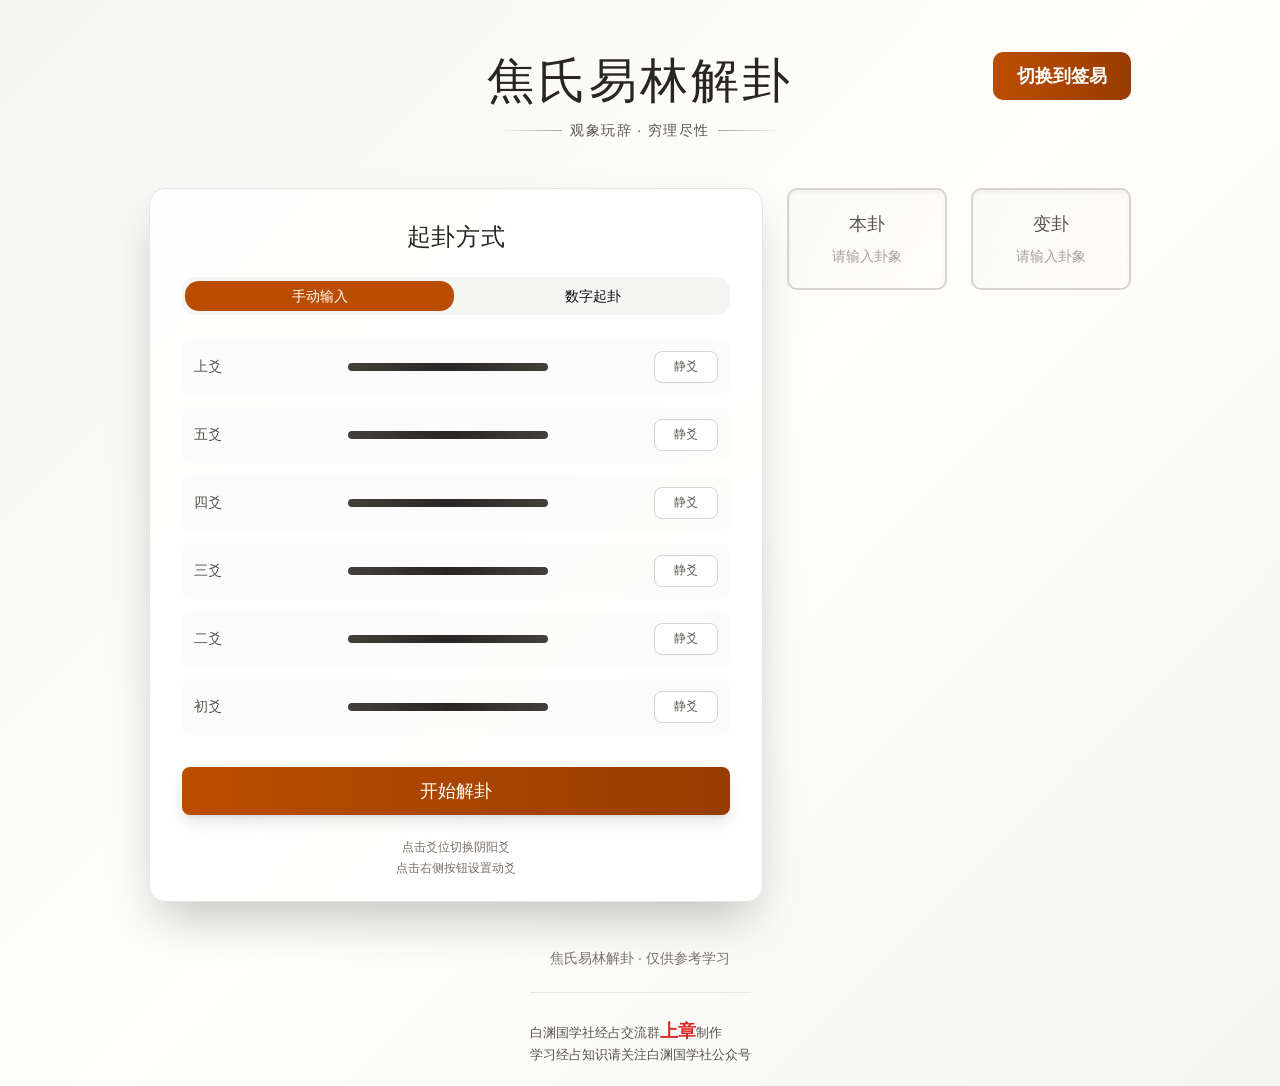
<file: 易林网站/index.html>
<!DOCTYPE html>
<html lang="zh-CN">
<head>
    <meta charset="UTF-8">
    <meta name="viewport" content="width=device-width, initial-scale=1.0">
    <title>焦氏易林解卦</title>
    <link rel="stylesheet" href="style.css">
</head>
<body>
    <div class="container">
        <header class="header">
            <a href="QianYi.html" class="qianyi-btn">切换到签易</a>
            <h1>焦氏易林解卦</h1>
            <div class="divider">
                <span class="line"></span>
                <span class="subtitle">观象玩辞 · 穷理尽性</span>
                <span class="line"></span>
            </div>
        </header>

        <main class="main-content">
            <div class="input-section">
                <h2>起卦方式</h2>
                <div class="tab-list">
                    <button class="tab active" data-tab="manual">手动输入</button>
                    <button class="tab" data-tab="number">数字起卦</button>
                </div>

                <div id="manual-tab" class="tab-content active">
                    <div class="yao-list">
                        <div class="yao-item" data-position="0">
                            <span class="yao-label">上爻</span>
                            <div class="yao-line" data-type="yang"></div>
                            <button class="yao-btn">静爻</button>
                        </div>
                        <div class="yao-item" data-position="1">
                            <span class="yao-label">五爻</span>
                            <div class="yao-line" data-type="yang"></div>
                            <button class="yao-btn">静爻</button>
                        </div>
                        <div class="yao-item" data-position="2">
                            <span class="yao-label">四爻</span>
                            <div class="yao-line" data-type="yang"></div>
                            <button class="yao-btn">静爻</button>
                        </div>
                        <div class="yao-item" data-position="3">
                            <span class="yao-label">三爻</span>
                            <div class="yao-line" data-type="yang"></div>
                            <button class="yao-btn">静爻</button>
                        </div>
                        <div class="yao-item" data-position="4">
                            <span class="yao-label">二爻</span>
                            <div class="yao-line" data-type="yang"></div>
                            <button class="yao-btn">静爻</button>
                        </div>
                        <div class="yao-item" data-position="5">
                            <span class="yao-label">初爻</span>
                            <div class="yao-line" data-type="yang"></div>
                            <button class="yao-btn">静爻</button>
                        </div>
                    </div>
                    <button id="divine-btn" class="divine-btn">开始解卦</button>
                    <div class="tips">
                        <p>点击爻位切换阴阳爻</p>
                        <p>点击右侧按钮设置动爻</p>
                    </div>
                </div>

                <div id="number-tab" class="tab-content">
                    <div class="number-inputs">
                        <div class="input-group">
                            <label>本卦数字</label>
                            <input type="number" id="num1" placeholder="请输入">
                        </div>
                        <div class="input-group">
                            <label>变卦数字</label>
                            <input type="number" id="num2" placeholder="请输入">
                        </div>
                    </div>
                    <button id="divine-number-btn" class="divine-btn">开始解卦</button>
                </div>
            </div>

            <div class="result-section">
                <div class="gua-display">
                    <h3>本卦</h3>
                    <p id="original-gua">请输入卦象</p>
                </div>
                <div class="gua-display">
                    <h3>变卦</h3>
                    <p id="changed-gua">请输入卦象</p>
                </div>
            </div>
        </main>

        <div id="result-panel" class="result-panel hidden">
            <div class="result-content">
                <button id="close-result" class="close-btn">&times;</button>
                <h2>解卦结果</h2>
                <div class="gua-names">
                    <span id="result-original">本卦</span>
                    <span class="arrow">→</span>
                    <span id="result-changed">变卦</span>
                </div>
                <div class="ci-section">
                    <h3>卦辞</h3>
                    <p id="gua-ci"></p>
                </div>
                <div class="translation-section">
                    <h3>译文</h3>
                    <p id="gua-translation"></p>
                </div>
            </div>
        </div>

        <footer class="footer">
            <p>焦氏易林解卦 · 仅供参考学习</p>
            <div class="anti-counterfeit">
                <div class="anti-counterfeit-text">
                    <p>白渊国学社经占交流群<span class="highlight">上章</span>制作</p>
                    <p>学习经占知识请关注白渊国学社公众号</p>
                </div>
            </div>
        </footer>
    </div>

    <script src="script.js"></script>
</body>
</html>
</file>
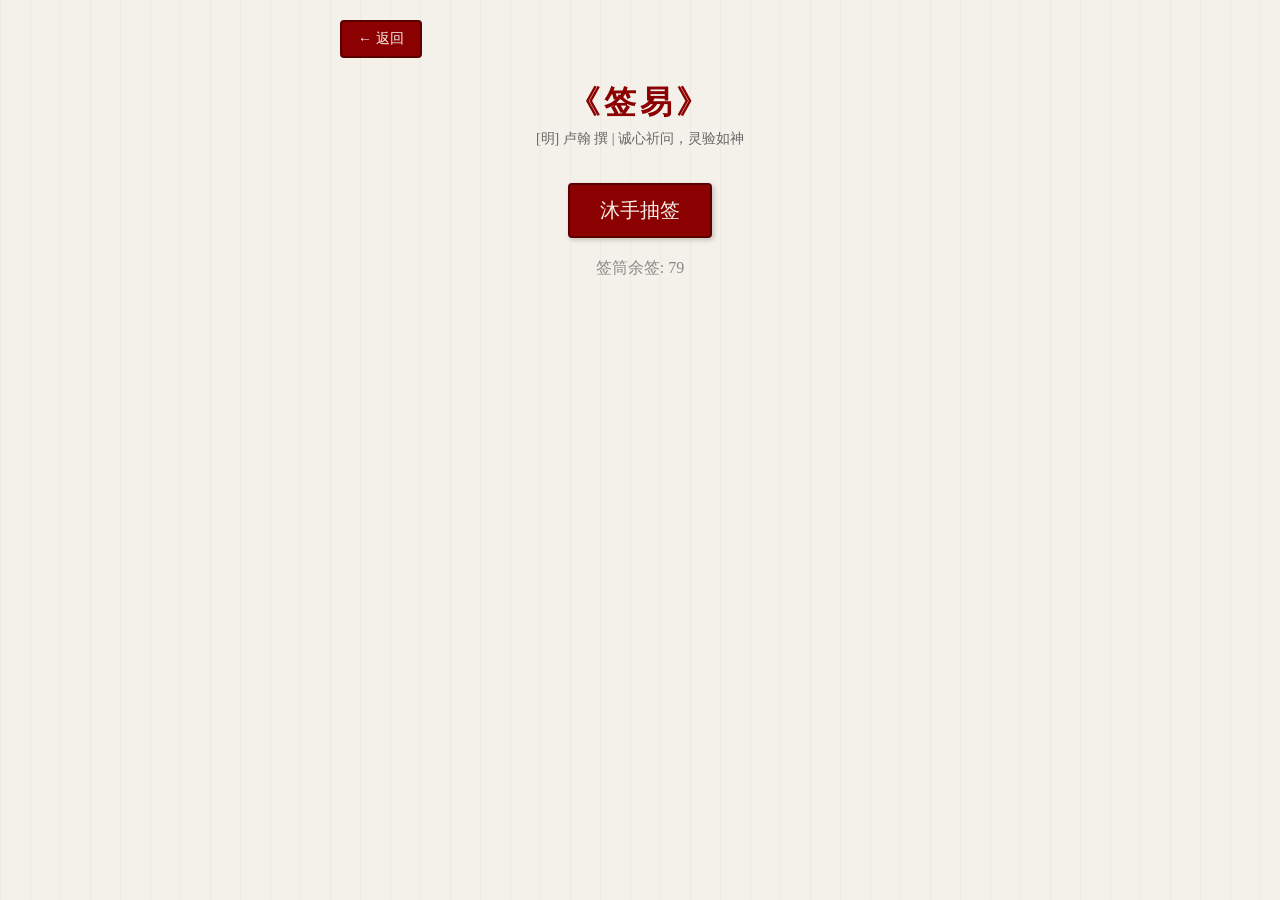
<file: 易林网站/QianYi.html>
<!DOCTYPE html>
<html lang="zh-CN">

<head>
    <meta charset="UTF-8">
    <meta name="viewport" content="width=device-width, initial-scale=1.0">
    <title>《签易》古法抽签</title>
    <style>
        body {
            font-family: "KaiTi", "STKaiti", "楷体", serif;
            background-color: #f4f1ea;
            color: #333;
            text-align: center;
            padding: 20px;
            margin: 0;
            background-image: linear-gradient(90deg, rgba(200, 180, 150, 0.1) 1px, transparent 1px);
            background-size: 30px 30px;
        }

        .container {
            max-width: 600px;
            margin: 0 auto;
            padding-top: 40px;
            position: relative;
        }

        .back-btn {
            position: absolute;
            top: 0;
            left: 0;
            padding: 8px 16px;
            background-color: #8b0000;
            color: #f4f1ea;
            text-decoration: none;
            border-radius: 4px;
            font-size: 14px;
            transition: all 0.3s;
            border: 2px solid #5a0000;
        }

        .back-btn:hover {
            background-color: #a52a2a;
            transform: translateY(-1px);
        }

        h1 {
            color: #8b0000;
            /* 古典红 */
            letter-spacing: 4px;
            margin-bottom: 5px;
        }

        .subtitle {
            color: #666;
            font-size: 14px;
            margin-bottom: 30px;
        }

        button {
            padding: 12px 30px;
            font-size: 20px;
            color: #f4f1ea;
            background-color: #8b0000;
            border: 2px solid #5a0000;
            border-radius: 4px;
            cursor: pointer;
            font-family: inherit;
            transition: all 0.3s;
            box-shadow: 2px 2px 5px rgba(0, 0, 0, 0.2);
            margin: 5px;
        }

        button:hover {
            background-color: #a52a2a;
        }

        button:disabled {
            background-color: #ccc;
            border-color: #999;
            color: #666;
            cursor: not-allowed;
            box-shadow: none;
        }

        .btn-outline {
            background-color: transparent;
            color: #8b0000;
            border-color: #8b0000;
        }

        .btn-outline:hover {
            background-color: #fce8e8;
        }

        #counter {
            margin-top: 15px;
            color: #888;
            font-size: 16px;
        }

        /* 签文展示卡片 */
        #resultCard {
            display: none;
            /* 初始隐藏 */
            background: #fffdf8;
            border: 3px double #8b0000;
            padding: 25px;
            margin-top: 30px;
            border-radius: 8px;
            text-align: left;
            box-shadow: 0 4px 15px rgba(139, 0, 0, 0.1);
            animation: fadeIn 0.5s ease-in-out;
        }

        @keyframes fadeIn {
            from {
                opacity: 0;
                transform: translateY(-10px);
            }

            to {
                opacity: 1;
                transform: translateY(0);
            }
        }

        .lot-header {
            text-align: center;
            border-bottom: 1px solid #dcbfa5;
            padding-bottom: 15px;
            margin-bottom: 15px;
        }

        .lot-id {
            font-size: 18px;
            color: #666;
        }

        .lot-name {
            font-size: 32px;
            color: #8b0000;
            font-weight: bold;
            margin: 10px 0;
        }

        .lot-category {
            display: inline-block;
            background-color: #8b0000;
            color: white;
            padding: 2px 8px;
            border-radius: 12px;
            font-size: 14px;
        }

        .lot-main-text {
            font-size: 24px;
            font-weight: bold;
            color: #222;
            text-align: center;
            margin: 20px 0;
            line-height: 1.5;
        }

        .lot-detail {
            font-size: 18px;
            line-height: 1.8;
            color: #444;
            margin-bottom: 12px;
            text-align: justify;
        }

        .lot-detail strong {
            color: #8b0000;
        }
    </style>
</head>

<body>

    <div class="container">
        <a href="index.html" class="back-btn">← 返回</a>
        <h1>《签易》</h1>
        <div class="subtitle">[明] 卢翰 撰 | 诚心祈问，灵验如神</div>

        <button id="drawBtn" onclick="drawLot()">沐手抽签</button>
        <button id="resetBtn" class="btn-outline" onclick="resetLots()" style="display:none;">重新洗牌</button>
        <div id="counter">签筒余签: 79</div>

        <div id="resultCard">
            <div class="lot-header">
                <div class="lot-id" id="lotId">第 -- 签</div>
                <div class="lot-name" id="lotName">签名</div>
                <div class="lot-category" id="lotCategory">分类</div>
            </div>
            <div class="lot-main-text" id="lotText">签辞内容</div>
            <div class="lot-detail" id="lotZan"><strong>【赞曰】</strong> <span></span></div>
            <div class="lot-detail" id="lotShi"><strong>【释曰】</strong> <span></span></div>
            <div class="lot-detail" id="lotZhui"><strong>【赘曰】</strong> <span></span></div>
        </div>
    </div>

    <script>
        const originalData = [-
            {
                "id": 1,
                "name": "太极",
                "circles": 1,
                "category": "太极",
                "text": "我无以生有，我一以贯万，而其体不变。",
                "zan": "无以生有，虚能应也；一以贯万，寡能众也。而体不变，分则定也。",
                "shi": "得此签者，能于无中生有，以一身而巧于百为，然于我之本体未便加损。变动也。孟子曰：君子所性，虽太行不加焉，穷居不损焉，分定故也。",
                "zhui": "唾手功名，空拳财利。骋同辙于殊途，推一智于百虑。事能异形，分有定制。故张良以布衣成炎汉之功，无嫌友于赤松；范蠡以扁舟起陶朱之富，不惜致之亲故。"
            },
            {
                "id": 2,
                "name": "阳仪",
                "circles": 1,
                "category": "两仪",
                "text": "不生而能生天下之生，得其助则生。",
                "zan": "不生能生，体则备也。得助则生，求其配也。",
                "shi": "阳虽主生，然独阳亦不生也，在我固有其具矣，必得阴柔辅之，斯济其事。有德者不可以无邻也。为学须友，仕进须援，求利须伙，独力固无效也。",
                "zhui": "声色不动，措天下泰山之安，必有资于辅翊；戎马不亲，决胜负千里之外，不无藉于爪牙。故虽无为而治之虞，亦须臣五人以任众职。其夫能怯而勇之汉，未免资群策以靖中华。"
            },
            {
                "id": 3,
                "name": "阴仪",
                "circles": 0,
                "category": "两仪",
                "text": "克成而无所生，克受而无所施，遇其配主，吉。",
                "zan": "克成克受，言能相也。遇其配主，得所倡也。",
                "shi": "阴有辅相之能，而无倡始之道，待倡而和，随感而应，乃其分也。若先事而图，衒玉而售，人将以为怪矣。孔明之于玄德也，得之。",
                "zhui": "妇非不能鞠也，以夫征而莫遂生育之事。舟非不足乘也，以无人而为野渡之横。故孔明有王佐之才，必玄德之三顾乃展。而管仲有生财之智，非鲍叔之知我莫营。"
            },
            {
                "id": 4,
                "name": "少阳",
                "circles": 1,
                "category": "四象",
                "text": "良人得意，正尔婉娈，驾后超前。",
                "zan": "得意婉娈，时方享也。驾后超前，阳上阴也。",
                "shi": "良人，阳也。婉娈，少也。阳道方长，后生可畏，自有驾后超前之势，岂久屈人下者哉？",
                "zhui": "少年登高第，小子有鸿渐之机；结发战丐奴，后生有可畏之势。故宁馨儿方为之兆，已占知跨灶之奇；虎豹雏虽未成文，已窥见食牛之气。"
            },
            {
                "id": 5,
                "name": "太阳",
                "circles": 2,
                "category": "四象",
                "text": "刚则趋靡，张则欲弛，其变不已。",
                "zan": "趋靡欲弛，盛则弱也；其变不已，革则觉也。",
                "shi": "阳老则变，太刚则折，强力则反，理势然也。知持盈者，其庶免矣。",
                "zhui": "既隆而赞，乃惟物理之常经；继废于兴，亦实事机之定势。故百战百胜者，时归骓逝之难；而百发百中者，理存矢拨之弊。"
            },
            {
                "id": 6,
                "name": "少阴",
                "circles": 1,
                "category": "四象",
                "text": "桃之夭夭，灼灼其华。之子于归，宜其室家。",
                "zan": "桃夭灼华，美之稚也。之子宜家，阴阳济也。",
                "shi": "灼灼桃华，少阴之美者，且得以阴从阳之义，故知其于归而宜其室家也。婚姻及时，固无容赘。青年仕进，其吉可知。",
                "zhui": "淑女君子，奠雁及其时，而琴瑟之好以笃；幼学壮行，攀龙适其际，而鱼水之情以契。故士安成玉膝之髻，而阿娇得金屋之贮。"
            },
            {
                "id": 7,
                "name": "太阴",
                "circles": 0,
                "category": "四象",
                "text": "柔欲生劲，静极而动，胡能有定。",
                "zan": "柔欲生劲，衰既盛也；静极而动，退则进也。",
                "shi": "阴老则化，否极泰来，不见隆冬冱寒之际，而默生冬至一阳之机乎？",
                "zhui": "脆弱不可常也，默渐夫坚强之机；翕聚不可终也，因张夫发散之势。故怯于小敌者勇，昆阳大战之功；老于渭滨者盛，太公鹰扬之气。"
            },
            {
                "id": 8,
                "name": "震",
                "circles": 1,
                "category": "八卦",
                "text": "非道之道，君子无蹈。亦既误蹈，悔之则妙。",
                "zan": "君子无蹈，动则之暗也。悔之则妙，见险能判也。",
                "shi": "阳将起于下，而阴晦在前，动则之暗也。以其阳刚能断，故又曰：知悔能改，则不蹈于险矣。",
                "zhui": "视听言动，贵勿非礼，辞受取予，宜无失义。间有少悖于斯，速当反求其是，故能销六国之印者，始不至于败公，而急止轮台之田者，庶免亡秦之绪。"
            },
            {
                "id": 9,
                "name": "坎",
                "circles": 1,
                "category": "八卦",
                "text": "以汶汶而困乎惺惺，不免乎致之乎泥之中。",
                "zan": "困乎惺惺，阳不免也。致之于泥，为阴掩也。",
                "shi": "惺惺者，阳明也；汶汶者，阴暗也。阳明者反为阴暗所困，是致之泥中而不免也。淮阴不智于恶少乎？",
                "zhui": "智不在大也，苟用之，亦足以困人；贤不可恃也，苟忽焉，亦有时取困。故恶少非智于淮阴，而胯下之辱或行；相国非卑于廷尉，而械系之辱得近。"
            },
            {
                "id": 10,
                "name": "艮",
                "circles": 1,
                "category": "八卦",
                "text": "士止于学，工止于肆，职思其居，无出位，以生多事。",
                "zan": "思止其居，无过分也。出位生事，徒自振也。",
                "shi": "阳道以极，无所往矣。二阴处下，乃其分也，欲往何哉？占者当安静自守，无过动焉，斯可矣。某会庚戌试，得此入。初场毕而病，遂守选，得兖推。",
                "zhui": "事有万殊，理各正也；物有万类，数则定也。于止不知所止，乱厥性也。故尸祝不越樽俎而治庖，夫子不主子瑕而有命。"
            },
            {
                "id": 11,
                "name": "乾",
                "circles": 3,
                "category": "八卦",
                "text": "才无不振，力无不任，所贵和之以退逊。",
                "zan": "才无不振，健足为也；力无不任，强足载也。逊以和之，刚不可太也。",
                "shi": "论其才力，无难堪之事，所少者和缓退逊而已，去骄锐而柔克之，蔑不善矣。",
                "zhui": "大勇虽足以有为，能勇而不能怯则颠。至健虽足以致决，能健而不能顺则偏。故完强秦之壁者趋引车之避褫祖龙之魄者，为进履之谦。"
            },
            {
                "id": 12,
                "name": "巽",
                "circles": 2,
                "category": "八卦",
                "text": "士利于学，农利于耕，友道喜丽泽之相攻。",
                "zan": "士学农耕，与深造也。丽泽相攻，入以道也。",
                "shi": "巽顺而入，为深造之意。故士之于学，农之于耕，得此义则得所利矣。亲贤取友，又在所喜焉。",
                "zhui": "思以入而通，力以入而深，情以入而敦，故惟沈潜者得以优博约之教；其夫助长者无乃蒙卤莽之称，而同德深与者，斯有以收辅仁进德之功。"
            },
            {
                "id": 13,
                "name": "离",
                "circles": 2,
                "category": "八卦",
                "text": "事大夫之贤，友士之仁，因无失可亲之人。",
                "zan": "事贤友仁，善厥丽也。无失可亲，得所比也。",
                "shi": "大夫之贤，以上阳也；士之仁，以下阳也。吾附丽于中，则乐聚于君子之群，所谓因不失其亲者，不亦善乎？",
                "zhui": "日月非丽天，无所用明；草木非丽土，无所遂生。君子非丽，得其人，何以成名。故非其君不事，非其友不友，墨胎氏之所以制行之高，而所师者五人，所友者十一人，单父宰之所以进德之宏。"
            },
            {
                "id": 14,
                "name": "兑",
                "circles": 0,
                "category": "八卦",
                "text": "内宜于家，外宜于邦，我姑酌彼兕觥以翱翔。",
                "zan": "内宜于家，明在中也。外宜于邦，和道通也。酌以翱翔，说且亨也。",
                "shi": "内刚明而外柔顺，阴阳合德者也。用是行之，所谓在彼无恶，在此无𭣧，何亨如之？",
                "zhui": "闺门之中，恩常掩义，非和气不足以致祥；樊墙之外，疏不谋亲，非温恭奚足以得众？故妻子合，兄弟翕，斯父母有其顺之休；而言忠信，行笃敬，虽蛮貊有可行之应。"
            },
            {
                "id": 15,
                "name": "坤",
                "circles": 0,
                "category": "八卦",
                "text": "动罔不裕，行无不利，推之万世，无弊。",
                "zan": "动罔不裕，主夫静也。行无不利，盖言顺也。万世无弊，地德厚也。",
                "shi": "坤，顺而静者也。内主夫静，外顺于理，以此行之，焉往而不善哉？",
                "zhui": "天下之理，本皆顺利，小智之人，务为穿凿，所以失之。故天地以顺动，日月不过而四时不忒；圣人以顺动，刑罚清而民服，而况人之能循理者乎？大哉顺乎，其天下之至善者乎！"
            },
            {
                "id": 16,
                "name": "进阳初",
                "circles": 1,
                "category": "六十四卦-进宫",
                "text": "凤雏肄鸣，豹子泽文，伟哉其禽。",
                "zan": "肄鸣泽文，阳始光也。伟哉其禽，德允臧也。",
                "shi": "凤雏、豹子，阳明有方亨之势，以是而进，将来可卜，占孕当有宁馨儿。",
                "zhui": "朝阳之声，虽未大响于丹山，而喈喈之音早为之微奏；食牛之气，虽未盛著于南谷，而蔚蔚之文预以之稍章。故俎豆干戈之取，已权舆夫将相之具；而蜘蛛如蚕之句，己朕兆夫经纶之方。"
            },
            {
                "id": 17,
                "name": "进阳中",
                "circles": 1,
                "category": "六十四卦-进宫",
                "text": "陟山绝顶，载逢厥岭，于美小梗。",
                "zan": "陟山绝顶，所造大也；厥岭小梗，未所害也。",
                "shi": "既跨一阴，登山顶矣，前复一阴，则逢岭焉，是于所进不无小有梗碍，未为全美也。丙申婿李生小考得此，予谓居一等，而未获首选，果然。",
                "zhui": "造化杂揉，几见取足于物理；世界缺陷，何尝圆满于人情。故颜子之学非不极也，尚一间之未达；李广之功非不高也，犹一侯之未封。"
            },
            {
                "id": 18,
                "name": "进阳上",
                "circles": 1,
                "category": "六十四卦-进宫",
                "text": "登彼重城，复升其楼，邈焉寡俦。",
                "zan": "登城升楼，造则极也。邈焉寡俦，不可及也。",
                "shi": "一阳进于二阴之上，登重城，而复上其楼者，盖莫与之京矣。丙申书考入学得此，遂补增广，取应试。",
                "zhui": "道无终穷，行一步，当虑乎未及一步；学无止法，进一科，当思乎未盈一科。故河伯足秋水而见笑大方；孔子登泰山而遂小天下。"
            },
            {
                "id": 19,
                "name": "进阳纯",
                "circles": 3,
                "category": "六十四卦-进宫",
                "text": "如日之升，如月之恒，如川之方至，无不尔或承。",
                "zan": "日升月恒，明且盛也。无不或承，续厥奉也。",
                "shi": "阳进至此，大明且盛，无有不继承之者矣。君子操心制行，如青天白曰，无一纤阴暗，则福可知。",
                "zhui": "晴日丽空，则大明普照，葵藿亦将为之倾心；见龙在田，则至德昭闻，黔黎宁得已于向化。故仲尼明并日月，而七十子不能不为之景从；世祖高出云霄，而十八侯不能不为之身下。"
            },
            {
                "id": 20,
                "name": "进阴初",
                "circles": 2,
                "category": "六十四卦-进宫",
                "text": "彩凤缤纷，飞入行云，脱此凡尘。",
                "zan": "双凤入云，二阳升也；脱此凡尘，远于阴也。",
                "shi": "双凤，文明之物，飞入行云之上，颖出尘阴之表，其吉可知。阳明君子，为天下瑞物，进而得时，其象如此。趋避有伴，无不可者。",
                "zhui": "德必有邻，拔茅得连茹之伴；公则同升，弹冠成结绶之双。故李郭乘舟，共羡友朋之并美；史萧跨凤，恒思夫妇之联芳。"
            },
            {
                "id": 21,
                "name": "进阴中",
                "circles": 2,
                "category": "六十四卦-进宫",
                "text": "非不悦道，力之不继。事不从心，志不帅气。",
                "zan": "非不悦道，志在上也；事不从心，中未壮也。",
                "shi": "上阳为道，初阳为志，志与道合，所悦则是，中阴累之，则好善不能如好好色，必有挽之于内者矣。亲贤不诚，进学不勇，闻义不能徙，皆所谓自怠也。其有谋为，亦未必决。",
                "zhui": "有大同之志者，每中夺于私情之好；有明道之心者，每交战于计功之私。皆外诱之易移人，而内守之无定力者也。故人少则慕父毋，有妻子则慕妻子。孟子尝不满于世变，入见夫子而悦，出见纷华而悦，子夏亦自嫌于卓立。"
            },
            {
                "id": 22,
                "name": "进阴上",
                "circles": 2,
                "category": "六十四卦-进宫",
                "text": "碧霄翩翩，有凤欲攀，须看他年。",
                "zan": "有凤翩翩，阳咸升也。须看他年，阴未通也。",
                "shi": "一阴在上，象碧霄。二凤翩翩，欲扶摇上之，而尚未达一间。但进升之机，无有穷已，假之以年，则与之齐矣。",
                "zhui": "基非不具也，而时不可以不待；智慧非不昭也，而势不可以不乘。大易因有示于鸿渐，孟子亦致意于科盈。故王阳在位，贡禹当自有弹冠之机；而班生登仙，倪君不必切望舟之隆。"
            },
            {
                "id": 23,
                "name": "进阴纯",
                "circles": 0,
                "category": "六十四卦-进宫",
                "text": "求道于盲，借听于聋，恒营营于冥冥。",
                "zan": "求道于盲，失所亲也。营于冥冥，未有功也。",
                "shi": "知进而不得其所进之方，徒勤事乎阴暗之处，而不知反，犹田于无禽者。孟子所谓椽木求鱼，何功之有？知改图焉，可也。谋事非当。",
                "zhui": "服膺拳拳，非不勉也，恒于夫依善之难；鸡鸣孜孜，非不勤也，每苦于从恶之易。盖进向于高明，则万里昭；进趋于阴晦，则百事昧。故汉谋于藏用之子方，则王业为之斯兴；楚计于无益之范增，伯功为之斯废。"
            },
            {
                "id": 24,
                "name": "退阳初",
                "circles": 1,
                "category": "六十四卦-退宫",
                "text": "几见于先，尘事早捐，龙潜于九渊。",
                "zan": "几见于先，阴在前也。尘事早捐，阳则潜也。",
                "shi": "事势昏昏，已见于前，而我阳潜德于下，是亦能勇退者矣。当止而止，何犯难之有？不独为退隐也。凡事或有可避者，姑避之。",
                "zhui": "言有远，行有拂，己著人事之舛；衣有妖，食有孽，其萌乖𪾜之几。此皆君子所当早见，豫待，退而修省，趋而避之之际也。故卫灵一顾蜚雁，而明日之孔子遂行。琴客一曲捕蝉聆音之蔡邕辄避。"
            },
            {
                "id": 25,
                "name": "退阳中",
                "circles": 1,
                "category": "六十四卦-退宫",
                "text": "考盘在涧，硕人之宽，伟哉平地之仙。",
                "zan": "考盘硕人，宽在中也。平地之仙，遁则亨也。",
                "shi": "阳退得中，若硕人之在涧，成其盘桓之趋，外议不足以千之，伟哉亦不止谓退隐也。能于人事中寻静而乐，不为外物戚戚，亦是。",
                "zhui": "值可乐之时，能行可乐之事，携可乐之具，能寻可乐之地，遁之嘉而处之裕者也。故木石居而鹿豕游，大舜将老历山之田，白云至而明月随，谢安高卧东山之趣。"
            },
            {
                "id": 26,
                "name": "退阳上",
                "circles": 1,
                "category": "六十四卦-退宫",
                "text": "三月残花，落而更开，其惟枯杨之华哉。",
                "zan": "三月残花，时则去也。枯杨之华，过而贲也。",
                "shi": "时已退矣，而一阳复生于上，盖晚景之荣，老当益壮，末后一着之意也。老夫得其女妻，亦是自初至上，其数为三，明而在上为月花，至北为残，阴退于下，而阳明于上，为花落更开，为枯杨生华。枯于下，华于上也。杨据阳言耳。诸词取义皆然，不能尽详。",
                "zhui": "君子或过时而仕，贤女或愆期而行，商贾营末着之利，常人获既没之荣，故太公有八十之遇，杨琰有身后之名。孟光必待梁鸿之选而始聘，季子必待妻嫂之辱而后成。"
            },
            {
                "id": 27,
                "name": "退阳纯",
                "circles": 3,
                "category": "六十四卦-退宫",
                "text": "实亦既张，声亦既飏，无所容于自藏。",
                "zan": "实亦既张，阳乃明也。无容自藏，不可隐也。",
                "shi": "欲退而阳明灼灼，昭人手目，无一阴为我屏蔽，虽欲藏之，乌得而藏？诸善恶皆然。",
                "zhui": "鼓钟于宫，声闻于野，事实有莫掩之机；鹤鸣在阴，其子和之，朕兆有自然之贡。故大舜非不欲终于历野，自不能已玄德之升闻。太公非不欲老于渭滨，自不能遏非熊之入梦。若夫小人闲居为不善，而人之视己，如见其肺肝，可以反推矣。"
            },
            {
                "id": 28,
                "name": "退阴初",
                "circles": 2,
                "category": "六十四卦-退宫",
                "text": "出则光著，入与暗俱，自蔽自弊。",
                "zan": "出则光著，乘阳外也；入与暗俱，从阴坏也。",
                "shi": "得此者，虽当退时，宜进时，不宜退也。",
                "zhui": "月未离于海底，则千山为之俱黑；日才到乎中天，则万国为之咸明。盖徒老牖下者，与草木而俱腐；其周流天下者，与星日而同明。故闭门不纳之人，乃以自没其善；而过门不入之圣，实以自懋其功。"
            },
            {
                "id": 29,
                "name": "退阴中",
                "circles": 2,
                "category": "六十四卦-退宫",
                "text": "叔疑不用，子弟为卿，其分任乎孝忠。",
                "zan": "叔疑不用，本则藏也；子弟为卿，支用彰也。分任孝忠，无相妨也。",
                "shi": "初阳在阴下而隐，上阳在阴上而显，一出一处，相悬而不能以相一也。是有进有退者，眼见其迥别耳。一友读书未成，严教次子，遂致疮疾，得此签数日卒。其子长名曰忠，次名曰孝，其应又如此神哉。",
                "zhui": "日入于地，则月升在天；鱼跃于沼，则鸢飞戾天。盖幽显之相形，而浮沈之相沿，故王阳孝子，王尊忠臣，见仕止之异致；程婴立孤，杵臼死难，别存没之两端。"
            },
            {
                "id": 30,
                "name": "退阴上",
                "circles": 2,
                "category": "六十四卦-退宫",
                "text": "抑之愈扬，遏之愈光，故暗然而日章。",
                "zan": "抑之愈扬，困则亨也；遏之愈光，遁则明也。暗然日章，不外饬而有文也。",
                "shi": "一阴不足以蔽二阳，寸阴不足以为曰之障，虽退犹进也。故曰：不是一番寒彻骨，安得梅花扑鼻香。",
                "zhui": "珠虽藏渊，而泽为之自媚；玉虽蕴石，而山为之自光。盖君子之盛得，固非小人之所能毁之而亡者也。故削迹于卫，伐木于宋，而一贯之道益盛；受辱于胯，进履于圯，而三杰之名益香。"
            },
            {
                "id": 31,
                "name": "退阴纯",
                "circles": 0,
                "category": "六十四卦-退宫",
                "text": "莫赤匪狐，莫黑匪乌，携手同逋。",
                "zan": "赤狐黑乌，时则逆也。携手同逋，言相避也。",
                "shi": "黑窣窣底时节，浑倒倒底世情，古怪怪底物势，不退何待？",
                "zhui": "睹翩翩之小人，而君子当以之退避；值昏昏之时夜，而征夫须为之闭藏。盖阴怪横生，雷雨满盈，非可以有为之时，且无可与之人，亦无可行之路也，焉得而不远去之哉？故五鬼在朝，世则舛矣，而真隐宁不遂乎高蹈。三星在户，时则夜矣，而金吾岂不禁乎行踪。"
            },
            {
                "id": 32,
                "name": "离阳初",
                "circles": 1,
                "category": "六十四卦-离宫",
                "text": "有力如虎，二竖如堵，缺析破斧。",
                "zan": "如虎如堵，两敌并也。缺析破斧，非全胜也。",
                "shi": "一阳欲进，二阴为敌，情意乖离，有不相为谋者矣。阳进之力，虽猛如虎，其如二阴之坚壁何？未能全胜，不无损耳。其玄德之遇曹、孙者乎？",
                "zhui": "以道通天下之志者，斯足以收天下之涣；以强睽天下之情者，秪足以战天下之兵。故拔山盖世，项羽非不猛也，而刘季三杰适逢其会；横槊赋诗，曹操非不雄也，而孔明三义正当其冲。"
            },
            {
                "id": 33,
                "name": "离阳中",
                "circles": 1,
                "category": "六十四卦-离宫",
                "text": "二之壁兮，弗之一兮，心如结兮。",
                "zan": "二壁弗一，势则暌也。心如结兮，中未泰也。",
                "shi": "二之壁兮，二阴为一阳所隔也；心如结兮，阳实在中也。此于欲有所同者，离远而不得合，如天各一方，所以心如结耳。",
                "zhui": "父子以恩合，君臣朋友以义合，夫妻以情合，以至商贾以财利合，仕进以利禄合，淫姣以情意合，事虽异，而其交固之意则一也。故大舜不得于亲，则号泣于旻天，无足以解忧；屈平不得于君，则鸣忠于离骚，不足以泄愤。"
            },
            {
                "id": 34,
                "name": "离阳上",
                "circles": 1,
                "category": "六十四卦-离宫",
                "text": "大军游骑，出太远而无所归止。",
                "zan": "出太远而，纵所之也。无所归止，难制也。",
                "shi": "阳气上之，汗漫无定，二阴不足以系之，盖无所捉摸者，其相离甚矣。",
                "zhui": "火在山上，去其所而不止，大易以之名旅。阳在阴外，动而莫知所之，大造以之为风。盖升降飞扬，未尝止息，庄生所谓野马者欤。故辙环天下，孔子自谓之东西南北之人，而无所问途，庄子乃谓之七圣皆迷之地。"
            },
            {
                "id": 35,
                "name": "离阳纯",
                "circles": 3,
                "category": "六十四卦-离宫",
                "text": "或远或迩，一出一处，心之一矣，无相远矣。",
                "zan": "远近出处，迹则殊也；心之一矣，无相疑也。",
                "shi": "离象三阳，一在下，一在上，一在中，若不相为谋者然。钧是阳也，其理则同焉，固不可以其迹之异，而疑其趣之或相违也。故曰禹稷、颜回同道。",
                "zhui": "以迹而观，天下，若是乎其不一也，固不容以强同；以道而观，天下，若是乎其无二也，亦不可以独异。盖或远或近，或上或下，或出或处者，迹也；无远无近，无上无下，无出无处者，心也。故禹稷、颜子，其道同，则簟瓢胼胝不为殊；曾子、子思其理一，则去越守卫不为异。"
            },
            {
                "id": 36,
                "name": "离阴初",
                "circles": 2,
                "category": "六十四卦-离宫",
                "text": "彼有同心，言相携矣，不我屑以。",
                "zan": "同心相携，阳在彼也。不我之屑，阴无与也。",
                "shi": "二阳好合于外，一阴在此，曾莫顾及，言相离也。盖阳下阴上则相与，阳升阴降则相别，理故然耳。况彼二阳者，又为类之同乎？",
                "zhui": "二阳在外，有相携而动之机；一阴在内，得止而不进之意。道不同，不相为谋；情各属，不能兼济。故范质、王𬇘依于宋，而陈通之节不恤；李膺、杜密党于汉，而度辽之耻不与。"
            },
            {
                "id": 37,
                "name": "离阴中",
                "circles": 2,
                "category": "六十四卦-离宫",
                "text": "家楚身蜀，天各一方，利于远商。",
                "zan": "家楚身蜀，势之二也。利于远商，义则会也。",
                "shi": "外阳以内阳为家，一阴间之而不得合，是以主利之故，而势不得不二也。故远商可矣，求知己，利于远人。",
                "zhui": "阳主动，阴主利，今阳动于内而之外，以中心主利之故也。离家园，涉千里而趋利者，惟商贾为然。故居奇货而入西秦，古有见于阳翟之大贾；驾扁舟而游五湖，今咸知东越之陶朱。"
            },
            {
                "id": 38,
                "name": "离阴上",
                "circles": 2,
                "category": "六十四卦-离宫",
                "text": "此邦之人，不我肯榖，复我邦族。",
                "zan": "此邦不榖，阴失位也。复我邦族，还厥旧也。",
                "shi": "阴本在下之物，而索居于外，则处非其地，宜其邦人之不相善也。不如复旧居正，乃为得宜。此不宜离者，黄鸟之诗曰：此邦之人，不我肯榖。言旋言归，复我邦族。谷，善也。言此邦之人不相善于我，不如早归也。",
                "zhui": "鱼不可脱于渊，脱于渊而不返，则涸于辙矣。井灶不可语于海，语于海而不复，则拘于虚矣。故附凤翼、攀龙鳞，终不能系其离坟墓之情。而厌富贵，衣文绣，终不能己其归故乡之志。"
            },
            {
                "id": 39,
                "name": "离阴纯",
                "circles": 0,
                "category": "六十四卦-离宫",
                "text": "散尽白云，青山自存，守我本真。",
                "zan": "散尽白云，失所覆也。守我本真，德之孤也。",
                "shi": "白云，浮阳在上者也；青山，重阴在下者也。浮阳远去，独有重阴，是散尽白云而青山自存也。云去石无衣，但守其一本之真而己。恃势者为失势，修身者为去欲，各有所当，要在默识之，不可执一论也。",
                "zhui": "据天下之位者势，势尽则仆；障人性之上者物，物极则返。庇一门之尊者亲，亲老则衰。故皎日一出，而张彖之冰山不在；私欲既克，而颜子之本心常莹。王仪云亡，而蓼莪之脉兴哀。"
            },
            {
                "id": 40,
                "name": "合阳初",
                "circles": 1,
                "category": "六十四卦-合宫",
                "text": "维能维罴，男子之祥，载弄之璋。",
                "zan": "男子之祥，阳在内也。载弄之璋，交以贵也。",
                "shi": "凡交合孕育之道，阴血包裹于外，阳精为主于内，则为男，所谓乾道成男也。此象一阳居二阴之衷，二阴兆一阳于表，则男子之祥可知。孕固有生子之庆，占男子之仕进者，其受宠也决矣。",
                "zhui": "阳变阴合，而化醇之功既著；阳内阴外，而化生之形已育。故阳精内冲，阴血外包，而男子之质固定。而阳明内蕴，阴顺外施，而男子之贤可卜。"
            },
            {
                "id": 41,
                "name": "合阳中",
                "circles": 1,
                "category": "六十四卦-合宫",
                "text": "东风桃李，初无异香，聊于是乎倡徉。",
                "zan": "东风桃李，香无异也。聊以倡徉，从其贲也。",
                "shi": "桃李，门墙内者也；东风，门墙外者也。虽有内外，香无异同。东风之香，犹桃李之香也。此象钧一阴也，但有内外耳，以阳丽泽其中，臭味则同，何择焉？亦君子安土敦仁之意，盖无往而不合者。",
                "zhui": "知民胞物与之意，则四海之内皆兄弟；知裙布钗荆之理，则岂其娶妻必齐姜。故苟可以交也，则云长翼德，皆足以共成汉中之业；苟可以怡也，则白云明月，皆可以晏东山之狂。"
            },
            {
                "id": 42,
                "name": "合阳上",
                "circles": 1,
                "category": "六十四卦-合宫",
                "text": "妫汭嫔兮，贯鱼宠兮，抱衾枕兮。",
                "zan": "妫汭嫔兮，二阴从也。贯鱼抱衾，内序明也。",
                "shi": "一阳二阴，有一妻二妾之道。君子于此伦序不失，则为妻子之好合矣。尧厘降二女于妫汭，二阴从阳象也。上阴为妻，下阴为妾，以次进宠，如鱼之贯，而为妾者得抱衾之宜，家道有不善乎？占仕进者，当有进御于君，同升诸公之意。",
                "zhui": "妻者，齐也，齐体于上；妾者，接也，接承于下，则闺门肃而家道正矣。故娥皇、女英嫔于虞，足以观刑于舜。樛木、小星，咏于诗，足以观化于周。"
            },
            {
                "id": 43,
                "name": "合阳纯",
                "circles": 3,
                "category": "六十四卦-合宫",
                "text": "君子乐群，会友辅仁，言鼓瑟琴。",
                "zan": "君子乐群，萃阳明也。言鼓瑟琴，声之同也。",
                "shi": "易曰：方以类聚，物以群分。三阳聚首，志同道合，所谓百里内有贤人聚者，此也。其聚不亦乐乎？",
                "zhui": "惟天下之英雄，识英雄，而意气有相投之巧；惟天下之豪杰，识豪杰，而道义有相助之休。故考亭之朱，象山之陆，相讲于鹅湖，元礼之李，林宗之郭，共济于仙舟。"
            },
            {
                "id": 44,
                "name": "合阴初",
                "circles": 2,
                "category": "六十四卦-合宫",
                "text": "暗花浮动，月言黄昏，岂意幽谷之春。",
                "zan": "暗花浮动，华乎晦也。幽谷之春，出望外也。",
                "shi": "花，阴物而美者也，在下为暗花，且时则黄昏，以黄昏而有暗花浮动，犹幽谷而生春矣。此言有不意之合。",
                "zhui": "物有倘来，非人谋之所能料理；事多望外，岂私计之所能推占。故吕尚将老于渔，谁望非熊之入梦；裴航方蹇于仕，安知监桥之遇仙。"
            },
            {
                "id": 45,
                "name": "合阴中",
                "circles": 2,
                "category": "六十四卦-合宫",
                "text": "载寝之地，载衣之裼，载弄之瓦。",
                "zan": "载寝之地，接夫阴也。载衣之裼，阳覆阴也。载弄之瓦，范土功也。",
                "shi": "交合孕育之道，阳精包裹于外，阴血为主于内，则为女，所谓坤道成女也。得此者，孕固为女，其占仕进者，而所受亦亚矣。",
                "zhui": "载寝之地，安也，其视卧百尺之楼者奚殊？载衣之裼，温也，其视美文绣之章者焉异？载弄之瓦，常也，其视以珠玉为玩好者何如？故庞公垄上教耕，亦足以遗安后世；缇萦上书阙下，不可谓缓急无益。"
            },
            {
                "id": 46,
                "name": "合阴上",
                "circles": 2,
                "category": "六十四卦-合宫",
                "text": "兄弟阅于墙，外御其侮，无以葑菲之下体。",
                "zan": "阅墙御侮，有同异也。葑菲下体，不可叶也。",
                "shi": "二阳相亢于内，而犹并止一阴于外，固不以一朝之忿而废其同气之恩也。此言不可以小嫌而废大义，以小不忍而乱大谋，遂伤其既合之情。",
                "zhui": "内阅于墙，合而不合也；外御其侮，不合而合也。其合者，天也，其不合者，人也。人定虽能胜天，天定自能胜人，固不可以其暂有不合之人，弃其自然而合之天也。故上殿相争如虎，而韩、范为国之和气不失。傲弟谟盖都君，而大舜为弟之亲爱自在。"
            },
            {
                "id": 47,
                "name": "合阴纯",
                "circles": 0,
                "category": "六十四卦-合宫",
                "text": "外有旷夫，内有怨女，如伐柯之无斧。",
                "zan": "旷夫怨女，失其丑也。伐柯无斧，谁与为谋也。",
                "shi": "三阴无阳，是内有怨女也。阳无来下之者，则外有旷夫可知矣。伐柯无斧，其孰与合之哉？占婚无媒，占事无中，占猎无虞，占仕无通引之人。",
                "zhui": "外有旷夫，阳不寓也；内有怨女，阴独事也。伐柯无斧，黄婆不与之际也。故无人乎穆公之侧，而泄柳不能安其身；无媒乎梁鸿之右，而孟光不能成其字。"
            },
            {
                "id": 48,
                "name": "大阳初",
                "circles": 1,
                "category": "六十四卦-大宫",
                "text": "阴谷阳春，其势浸浸，无谓今之昏昏。",
                "zan": "阴谷阳春，明在下也。其势浸浸，终必夏也。",
                "shi": "一阳在二阴之下，如阴谷之阳春，迹虽未大，而大之势已于此基，不可以今之未张而小之也。夏，大也。占仕进者，今虽未著，其后必显；占公事者，今虽未形，其后必发。事无善恶，张不在即也。",
                "zhui": "一奇未复于纯坤，人谓十月之无阳矣，不知太和有流行之候；红日未离于海底，人谓万古长夜矣，不知大明有中天之时。故拨尽寒炉瞌睡汉之穷甚矣，谁逆知状元之兆，始终为韩。赤松子之情曲矣，必有发潜德之光。"
            },
            {
                "id": 49,
                "name": "大阳中",
                "circles": 1,
                "category": "六十四卦-大宫",
                "text": "我武紏紏，执讯获丑，摧枯拉朽。",
                "zan": "我武紏紏，刚得中也。执讯获丑，上下从也。",
                "shi": "阳刚得中，而阴邪皆为，所以不劳余力。大之善者，占战则克，占讼则胜，占走失则获，占仕进则取青紫如拾芥矣。可讯问者，上阴象，丑类，下阴象，所以之以能左右之也。易曰：能以众正。",
                "zhui": "阴盛时逢，而人才不无于见用；阳明自负，而君子正遂于有行。故太公鹰扬于有周，不劳余力，而繁徙为之倒戈；龚遂乘传于渤海，悉罢逐捕，而群盗为之归农。"
            },
            {
                "id": 50,
                "name": "大阳上",
                "circles": 1,
                "category": "六十四卦-大宫",
                "text": "大伦正于四方，君子宾王，小人守章。",
                "zan": "大伦之正，王道明也。君子小人，以类从也。",
                "shi": "一阳在上，为君象，二阴在下，为臣民之象。阳一君而二民，君子之道也。大伦之正，莫善于此。君子得之，则朝觐仕进，皆其利者；小人值之，安分守法，不可妄有所作为也。",
                "zhui": "圣天子在上，则仕进者咸奋朝觐之志；昭文明于时，则闾阎中佥知法守之常。故光武中兴，攀龙附凤者自不能已，而唐虞泰和，耕田凿井者，徧尔相忘。"
            },
            {
                "id": 51,
                "name": "大阳纯",
                "circles": 3,
                "category": "六十四卦-大宫",
                "text": "君子合簪，言遇赏音，似兰似馨。",
                "zan": "君子合簪，阳之盛也。赏音如兰，德之契也。",
                "shi": "在朝则同德相让，在野则德星相聚，在为学则以文会友，以友辅仁，声应气求，志同道合，无不可者。",
                "zhui": "惟英雄能识英雄，而意气有相投之妙；惟豪杰能知豪杰，而情意有交孚之专。故程本遇途，孔子为之终日倾盖；伯牙鼓琴，而子期叹其流水高山。"
            },
            {
                "id": 52,
                "name": "大阴初",
                "circles": 2,
                "category": "六十四卦-大宫",
                "text": "势既隆矣，𮍲薜萌矣，其夙为之屏矣。",
                "zan": "势既隆矣，阳之盛也，𮍲薜之萌，阴之病也，夙为之屏，图终庆也。",
                "shi": "阳盛于上，而一阴忽生于下，贵不期骄而骄生，富不期侈而侈生，𮍲蘖之萌，自兹起矣。能于此速知屏去，而兢兢乎持盈之道明，庶乎免矣，不然，鲜有不及者。盖饮酒酩酊，花开离披时节，此康节怕处其盛。",
                "zhui": "大亨通之日，必有使之不亨通者，以潜滋于中；大得意之时，必有使之不遂意者，暗长于内。非至明足以察几，至健足以致决，早见而豫防之者，鲜有不及之者。故唐、虞之际，非不泰和也，而每儆戒于无虞；禹、启之运，非不亨嘉也，无教逸欲于有邦。"
            },
            {
                "id": 53,
                "name": "大阴中",
                "circles": 2,
                "category": "六十四卦-大宫",
                "text": "百亩庭中，苔半于桃，鸠入鹊巢。",
                "zan": "苔半于桃，阳受阴也；鸠入鹊巢，邪乘中也。",
                "shi": "一阴参入二阳之中，周诗所谓维鹊有巢，维鸠居之。唐诗所谓百亩庭中，半是苔者也。小人而乱君子之群，庶蘖而于嫡正之位，豪奴悍婢，妒妻艳妾而坏有家之政，皆是。此以丰大而失其居所致。",
                "zhui": "神守其都，则鬼阚其室，贤聚于堂，或佞附其背；术养其身，或疾乘其腹；容修于外，或欲肆于内。盖盛于木者蛀必生，动于国者奸必溃。故贞观之治美矣，武氏侍于宫；瀛州之选盛矣，敬宗厕其会。侃侃之子贡，而心货殖之为瑕；堂堂之子张而少诫实之为累。"
            },
            {
                "id": 54,
                "name": "大阴上",
                "circles": 2,
                "category": "六十四卦-大宫",
                "text": "南山岩岩，维民之瞻，无敢以戏谈。",
                "zan": "南山岩岩，阴在位也。无敢戏谈，威所畏也。",
                "shi": "一阴自高，群阳帖服，要在顺承，无求言之意，谁肯以善道告之？虽有告者，亦不之听。以阴暗处上，骄亢。满假不肯虚受，故无自而入于善也。孟子曰：不仁者而可与言哉！",
                "zhui": "居高者当达四聪以听天下，而不可使人之不敢以尽言；宗盟者当虚一心以广多闻，而不可俾友之不得以正议。盖𫍙𫍙之声音颜色，拒人于千里之外，则纷纷之是非得失，难明于一席之地。故赵高在位，虽指鹿为马，而人不敢以驳其非；安石说经，虽以鹳为鹤，而人不敢以正其是。"
            },
            {
                "id": 55,
                "name": "大阴纯",
                "circles": 0,
                "category": "六十四卦-大宫",
                "text": "六朝如梦，维鸟空啼，彼黍离离。",
                "zan": "六朝如梦，时则寐也。鸟啼黍离，阴用事也。",
                "shi": "冥晦之际，大事已去，小人用事，君子所当远避者，出无益也。仕进者止，会友者却，营运者免，退而耕于野者，庶乎其可矣。",
                "zhui": "恍惚芙蓉，长夜为之不晓；格磔鹧鸪，悲响为之厌闻。故曲蘖颠宜，谁有中原之志；清谈旷达，谅无名教之实。况芜秽南山之田，焉往而非卤莽灭裂之人？"
            },
            {
                "id": 56,
                "name": "小阳初",
                "circles": 1,
                "category": "六十四卦-小宫",
                "text": "忧心悄悄，愠于群小，受侮不少。",
                "zan": "忧心悄悄，阳之病也。愠于群小，阴之盛也。",
                "shi": "一阳屈伏，二阴凌驾乎其上，其受侮于群小者不少也。忧心不悄悄乎，时则然耳。君子所当居易俟命，不足与之辩也，其犹东汉诸贤之有党议也乎。",
                "zhui": "鸱枭鸣衡轭，而豺狼为之当路；苍蝇间白黑，而谗巧为之疏亲。故擅三杰盛名如韩信，非不伟也，未免伏恶少之胯；佩六国相印如苏秦，非不巧也，不无受妻嫂之辛。"
            },
            {
                "id": 57,
                "name": "小阳中",
                "circles": 1,
                "category": "六十四卦-小宫",
                "text": "才弱力阻，乃裕厥蛊，不遑将其父母。",
                "zan": "才弱力阻，时未大也。不遑将毋，失上下也。",
                "shi": "微阳寡助，不足以胜二阴之病，此惟救死不赡矣，暇治礼义哉？",
                "zhui": "阳非不才也，以孤阳故弱耳；阳非不力也，以遇阴故阻耳。蛊非不能振也，以弱且阻故裕耳。父母非不能将也，以裕故不遑耳。故以周室之乱，唐虽仁杰，徒望云于千里；以洚水之警，予，虽大禹，不过门于八年。"
            },
            {
                "id": 58,
                "name": "小阳上",
                "circles": 1,
                "category": "六十四卦-小宫",
                "text": "以我蒙兮，求彼明兮。将一诚兮，庶有成兮。",
                "zan": "以蒙求明，阳在上也。将诚有成，得位当也。",
                "shi": "阴柔在下，进求于在上之阳明，必以诚意将之，庶乎有成。虚枉妄为，未有济也。",
                "zhui": "阳明高拱，己占师道之严；阴顺巽承，足昭弟子之行。盖欲破愚者贵亲贤，而思修业者当持敬。故必立雪程门，则吾道之南可想；如或倍师许行，则乔木之下斯定。"
            },
            {
                "id": 59,
                "name": "小阳纯",
                "circles": 3,
                "category": "六十四卦-小宫",
                "text": "太空无云，既安且宁。终和且平，聊乐我员。",
                "zan": "太空无云，阴退听也。聊乐我员，自得分也。",
                "shi": "无阴邪之伤，享阳明之福。君子素位而行，不愿乎外，则自得当何如。",
                "zhui": "家无拗子，国有良臣，世道可言乎康泰；路无险途，乡有善俗，人事方免于蹉跎。故庭无间言。唐柳玭乐清肃之庆，朝无幸位，虞大舜咏喜起之歌。"
            },
            {
                "id": 60,
                "name": "小阴初",
                "circles": 2,
                "category": "六十四卦-小宫",
                "text": "坎坎伐檀，置之河之干，河水清且涟。",
                "zan": "置檀河干，无所庸也。水清且涟，无所容也。",
                "shi": "伐檀为车也。干，水涯也。河水清涟，非车行之地。伐檀置此，果何所用之？齐王好竽而鼓瑟其门，虽工弗取也，其斯之谓欤。",
                "zhui": "宝剑既磨，必壮士而后可投；红粉既具，必佳人而后可餽。盖怀宝固不可以迷邦，而失言亦徒为不智。故二帝三王之道，岂战国可得而行。而流水高山之曲，舍子期莫之能会。"
            },
            {
                "id": 61,
                "name": "小阴中",
                "circles": 2,
                "category": "六十四卦-小宫",
                "text": "日之中矣，云焉升矣，腹心疾矣。",
                "zan": "日中云升，外邪乘也。腹心之疾，内患萌也。",
                "shi": "阴暗在中，犹云升于午，其在于人，则腹心之疾。占命值此，则中年时晦，而内患将作矣。一日晨起，香毕，叩本日事，得此，其日大晴，身和且平，莫知所应。食后，以事之先莹，有携酒饮树下者，当午小雨，且以酒寒，而腹乃作痛，始信神应之妙。",
                "zhui": "天道无常，云雨有时，为中天之变；人为靡定，衅蘖有时，乘中运之屯。故以旁午之汉刘，而新室酿膏盲之蛊；以周文之盛德，而西郊密不雨之云。"
            },
            {
                "id": 62,
                "name": "小阴上",
                "circles": 2,
                "category": "六十四卦-小宫",
                "text": "予室翘翘，风雨之所飘摇，予维音哓哓。",
                "zan": "予室飘摇，上不覆也。维音哓哓，徒控诉也。",
                "shi": "阳明在上，斯足以覆物。阴居之，则是室为风雨飘摇，而不我帡𢄐矣。控告何益哉？求进千人，䜣讼皆徒矣。",
                "zhui": "阴虚在上，则下无所庇，风雨如晦，则鸡鸣不已。故梁木坏而太山颓，贤者相泣于无聊；皎日出而冰山化，识者每嗟于失倚。"
            },
            {
                "id": 63,
                "name": "小阴纯",
                "circles": 0,
                "category": "六十四卦-小宫",
                "text": "日之昃矣，岁其耋矣，弗娄曳矣。",
                "zan": "日昃岁耋，阴之极也。弗娄弗曳，不事事也。",
                "shi": "阴极而老，在日则暮，在岁则残，可以向晦宴息矣，果何事之有？占命则途穷而止，谋为则时过而休。诗曰：子有衣裳，弗曳弗娄。曳娄，牵引也。",
                "zhui": "天下无不尽之数，人事无不已之理，故时焉。甚矣吾哀则孔子不梦见夫周公，而蛊之不事王侯，则严陵不臣事乎汉王。"
            },
            {
                "id": 64,
                "name": "远阳初",
                "circles": 1,
                "category": "六十四卦-远宫",
                "text": "甫田无佃，远人无思，潮打空城，寂寞而复。",
                "zan": "甫田无佃，无事远也。潮打空城，先类反也。",
                "shi": "一阳在下，而志于远，且前面黑宰宰地，骤进冒求，无益也。循序可矣。甫田之诗，戒时人厌小而务大，忽近而图远，将徒劳而无功也。",
                "zhui": "仕路无援，进躐三锡之命；利途非偶，市期三倍之财。志则远而实则未副，望则高而事则相乘。故王文中太平十二策，不可谓之不善，空取龙门之困；曹孟德伐吴数万兵，不可谓之不雄，徙收赤壁之灾。"
            },
            {
                "id": 65,
                "name": "远阳中",
                "circles": 1,
                "category": "六十四卦-远宫",
                "text": "远之不远，不远之远；不显之显，不掩之掩。",
                "zan": "不远而远，位在中也。不掩而显，閒除阴也。",
                "shi": "此在不远不近之中，不明不暗之间，知之似易，得之似难。",
                "zhui": "以地言之，将谓之远，实则不远；谓之不远，而实则未尝不远焉。以事言之，将谓之显，实则不显；谓之不掩，而实则未尝不掩焉。故举目见日，曾何有望于长安，而碧纱笼诗，焉得能欺乎寇准。"
            },
            {
                "id": 66,
                "name": "远阳上",
                "circles": 1,
                "category": "六十四卦-远宫",
                "text": "望之俨然，即之窅然，类草色之遥看。",
                "zan": "望之俨然，遐乃显也。草色遥看，近则鲜也。",
                "shi": "阳明在上，足可满望，就而视之，阳一而已。所谓草色遥看，近却无者。声大而实微，可远听而不可近摸，可耳闻而不可眼见者也。投人不满所期，求财不逮所传。",
                "zhui": "春雷灌耳而降雨则微，海市盈眸而久瞻则幻。实多不副其名，闻每不称其见。故天木之雄，而得井蛙之讥；泰山之托，或成冰山之叹。"
            },
            {
                "id": 67,
                "name": "远阳纯",
                "circles": 3,
                "category": "六十四卦-远宫",
                "text": "天之尚兮，阳之亢兮，未黍其无望兮。",
                "zan": "天之尚兮，泰骄盈也。禾黍之望，事无成也。",
                "shi": "阳亢而远，无下济之意，物失所聊赖矣。请托无门，告免，农事亦未。",
                "zhui": "天道远而不仁，于是乎不下济于地；阳气升不变，于是乎不下交于阴，则天引领而望者，安得勃然而兴乎？故枢要一登，而布衣乃为之不问；富贵既得，而贫士顾为之不矜。"
            },
            {
                "id": 68,
                "name": "远阴初",
                "circles": 2,
                "category": "六十四卦-远宫",
                "text": "游子遵止，雁鱼宾止，怀好音止。",
                "zan": "游子遵止，未或迩也。雁鱼好音，接乎内也。",
                "shi": "游子遵循远道，而有好音彻于家室。凡占在外者，皆有佳消息也。己酉八月，老友恒庵厥孙应河南试，占得此，不三日而捷音到。",
                "zhui": "阳动而之于天涯，其气犹得以际乎下土；君行而涉乎外途，厥音岂无以达乎内庭？故进士于唐者，必有泥金之报，而出使于汉者，亦云雁足之通。"
            },
            {
                "id": 69,
                "name": "远阴中",
                "circles": 2,
                "category": "六十四卦-远宫",
                "text": "一道甘泉，接夫御沟，莫间乎我仇。",
                "zan": "甘泉御沟，情则贯也，虽有我仇，莫之间也。",
                "shi": "甘泉、御沟，似远而迩，无有内外之隔，虽有作梗者，不能间之矣。君子以情义契合，夫谁能梗之？辛亥菊月，方谋迎养，适有与斗气者，欲且止，得此，遂于廿一日遣仆夫行。次月十八日，老母至兖。",
                "zhui": "甘泉、御沟，间宫墙也。一道流通，无相妨也。虽欲间之，不可以为常也。故上官桀之诈，不足以动汉昭疑霍光之意，而曹老瞒之奸，不足以沮云长归玄德之肠。"
            },
            {
                "id": 70,
                "name": "远阴上",
                "circles": 2,
                "category": "六十四卦-远宫",
                "text": "人之遐寓，期逝不至，思之乎何裨？",
                "zan": "遐寓不至，弗我屑也，亦徒思之，无所得也。",
                "shi": "一阴在外，远不相屑，虽有期逝，亦不至矣，思之何益哉？人有情不相投，道不相同，居不相近，位不相若者，虽不望相焉可也。",
                "zhui": "情有相及，而地有相限者，君子当简其慕情，势有相悬，而事有未遂者，君子当绝其望意，所谓不作无益害有益，要当以无事而处事也。故望夫徒成夫化石，而尾生空为之抱枉。"
            },
            {
                "id": 71,
                "name": "远阴纯",
                "circles": 0,
                "category": "六十四卦-远宫",
                "text": "坤言充矣，地道终矣。用静功矣，用作凶矣。",
                "zan": "坤充地终，阴道广也。静功作凶，尚守常也。",
                "shi": "坤道至此已充满矣；地道至此已终竟矣。惟一静守，乃其本体，若有作为，岂不来妄动之异乎？",
                "zhui": "厚载乎物，己见坤德之广；顺承乎天，方显地道之妙。盖守静实乃其常，妄动实非其道。故烟火万里者，由于清静以无为，而征伐四夷者，遂致海内之虚耗。"
            },
            {
                "id": 72,
                "name": "近阳初",
                "circles": 1,
                "category": "六十四卦-近宫",
                "text": "行远自迩，登高自卑，实维高远之机。",
                "zan": "自迩自卑，阳始长也。行远登高，利有往也。",
                "shi": "阳道高远，始于卑近。今一阳方长，而高远之机以寓，其势宁有已哉？",
                "zhui": "鸿无嫌于于于也，而于磐于逵之权舆以基；术无嫌于拱把也，而合抱参天之机括以具。人能小有所为，自将大有所济。故吾苟善矣信矣，而美大圣神之域，当为之优入。若吾能士矣仕矣，而公卿大夫之禄，亦为之驯致。"
            },
            {
                "id": 73,
                "name": "近阳中",
                "circles": 1,
                "category": "六十四卦-近宫",
                "text": "阴阳和矣，灵雨零矣，家道成矣。",
                "zan": "灵雨既零，刚柔贲也。家道已成，内言治也。",
                "shi": "阴阳和则雨泽降，夫妇和则家道成。今阳在阴中，则阴阳和矣，雨泽降矣，家道成矣，宁容复有所为哉？",
                "zhui": "雨露优渥，而禾麦望之有成；妻子好合，而父母因之其顺，皆阴阳相贲，彼此相宜之所致也。不然，一有他焉，则失其所以为和者矣。故成汤以六事致和于天，而大雨滂沱于千里。大舜以二女观刑于内，而大孝底豫于顽亲。"
            },
            {
                "id": 74,
                "name": "近阳上",
                "circles": 1,
                "category": "六十四卦-近宫",
                "text": "若考作室，厥子乃弗肯堂，矧肯构。",
                "zan": "若考作室，阳乃尊也；弗肯构堂，子则阴也。",
                "shi": "在上而尊者，考也；阳明而能庇下，则能作室者矣。在下而卑者，子也。初、二皆阴，不明新于始，肯明新于中哉？此见前人大有所作，而继之者不及其下，况其次乎？一友占孕，期弄璋，吾意弄瓦亦未必遂。已而果女，数日没。盖厥父三子盛矣，难乎其继也，拟此象之义耳。",
                "zhui": "尊而在上者考，幽而难成者室，阳明大作，彼己擅其美于前矣。卑而在下者子，显而易成者堂，柔暗雨兼，我则裕其蛊于终焉。故唐尧以一旅取天下，后之子孙不能以天下取河东。"
            },
            {
                "id": 75,
                "name": "近阳纯",
                "circles": 3,
                "category": "六十四卦-近宫",
                "text": "明言满矣，无事远矣，作内衎矣，作外反矣。",
                "zan": "明言于满，家道泰也。作内则衎，无事外也。",
                "shi": "家道之盛，至此无加，修齐于近，庶可保盈；生事于外，则舍近图远，而于事理为悖。此与远八意同，但彼言其远，此言其近。",
                "zhui": "阳至于三，极矣，而分为之已充，数以近名定矣，而势不可过取。盖守分则无辱，而贪求则悖理。故封留之愿既足，而子房则愿弃人间；三分之志既遂，而孔明直毙而后已。"
            },
            {
                "id": 76,
                "name": "近阴初",
                "circles": 2,
                "category": "六十四卦-近宫",
                "text": "遗大投艰，莫之能迁，其何以堪？",
                "zan": "遗大投艰，阳之盛也。其何以堪？阴莫之胜也。",
                "shi": "一阴微而在下，而以二阳之重委之，是遗大而投之以艰矣，其不能胜可知。",
                "zhui": "谋之有关乎大者，非知之小者所能独理，任之有系乎重者，岂力之小者所能独胜？苟不量才以任人，宁不仆事而隳政？故必积中不败之才，而后当大车之载。设非克怀万邦之德，又焉鹰三锡之命？"
            },
            {
                "id": 77,
                "name": "近阴中",
                "circles": 2,
                "category": "六十四卦-近宫",
                "text": "隔荷共语，对面千里。",
                "zan": "隔荷共语，心口舛也。对面千里，近而远也。",
                "shi": "二阳相望，而以一阴隔之，无甚相远者，但不得与之同耳，所谓不远之远也。",
                "zhui": "连墙而不相闻者，邻之疏也。匿怨而友其人者，心之疏也。面交而心不相入者，友之疏也；音通而身不及接者，亲之疏也。盖有面交见利，如携手春风门外即天涯者矣。故生徒绛幔授业，而未觌宋毋。平仲，善与人交，而不知仲尼。"
            },
            {
                "id": 78,
                "name": "近阴上",
                "circles": 2,
                "category": "六十四卦-近宫",
                "text": "为山九仞，功亏二篑。细行不矜，大德是累。",
                "zan": "为山九仞，功几成也。细行不矜，累厥终也。",
                "shi": "二阳浸长，而一阴未尽去，是九仞之功成，而一篑之功亏也。然则累大德者，岂非细行之不矜哉？",
                "zhui": "白壁必磨之无瑕，不可畏难而自沮；圣学必求其至善，不可苟容以自瞒。盖一疵之有未去，则吾德亦为未完。故扬雄之法言拟圣人矣，而剧秦美新之作不无颣。陶谷之才名高一世矣，而邮亭箕帚之事何其惭。"
            },
            {
                "id": 79,
                "name": "近阴纯",
                "circles": 0,
                "category": "六十四卦-近宫",
                "text": "谁谓河广，一𫁳杭之。谁谓宋远，跂予望之。",
                "zan": "河广一叶，未必暌也。谁谓宋远，室是迩也。仁远乎哉？欲则至也。",
                "shi": "自下而上，若未近矣，而阴虚贯通，初无隔阂，何相远乎？故宋远而可望，仁远而可至，道远而可学，人患无其志耳，夫何远之有？丘陵学山而不至于山者，以其自画也。百川学海而不至于海者，以其自怠也。故孟子曰：非不能也，不为也。",
                "zhui": "天下无不可至之途，而患吾之无志于趋；天下无不可得之理，而患吾之无心于求。所谓有能一日用其力于仁矣乎？我未见力不足者。故西域昆仑山，人皆谓不可到者，而穷河源之张骞，亦一能抵其地。从心不逾矩，人皆知不可及，尼何以独造其天？"
            }

        ];
        let availableData = [...originalData];

        function updateCounter() {
            document.getElementById('counter').innerText = `签筒余签: ${availableData.length}`;
            if (availableData.length === 0) {
                document.getElementById('drawBtn').disabled = true;
                document.getElementById('drawBtn').innerText = "签筒已空";
                document.getElementById('resetBtn').style.display = "inline-block";
            } else {
                document.getElementById('drawBtn').disabled = false;
                document.getElementById('drawBtn').innerText = "沐手抽签";
            }
        }

        // 初始更新计数
        updateCounter();

        function drawLot() {
            if (availableData.length === 0) return;
            const randomIndex = Math.floor(Math.random() * availableData.length);
            const lot = availableData[randomIndex];
            availableData.splice(randomIndex, 1);
            document.getElementById('lotId').innerText = `第 ${lot.id} 签`;
            document.getElementById('lotName').innerText = lot.name;
            document.getElementById('lotCategory').innerText = lot.category;
            document.getElementById('lotText').innerText = `「${lot.text}」`;
            document.querySelector('#lotZan span').innerText = lot.zan;
            document.querySelector('#lotShi span').innerText = lot.shi;
            document.querySelector('#lotZhui span').innerText = lot.zhui;
            document.getElementById('resultCard').style.display = "block";
            updateCounter();
            document.getElementById('resetBtn').style.display = "inline-block";
        }
        function resetLots() {
            availableData = [...originalData];
            document.getElementById('resultCard').style.display = "none";
            document.getElementById('resetBtn').style.display = "none";
            updateCounter();
            alert("已重新洗牌，签筒全满！");
        }
    </script>
</body>

</html>
</file>
<file: 易林网站/style.css>
* {
    box-sizing: border-box;
    margin: 0;
    padding: 0;
}

body {
    font-family: "Noto Serif SC", "PingFang SC", "Hiragino Sans GB", "Microsoft YaHei", SimHei, Arial, Helvetica, sans-serif;
    background-color: #ffffff;
    min-height: 100vh;
    padding: 20px;
    background-image: linear-gradient(134.77deg, #f5f5f4 0%, #fffbeb33 50%, #f5f5f4 100%);
}

.container {
    max-width: 1014px;
    margin: 0 auto;
    display: flex;
    flex-direction: column;
    align-items: center;
    padding: 32px 16px 0;
    gap: 48px;
}

.header {
    display: flex;
    flex-direction: column;
    align-items: center;
    align-self: stretch;
    gap: 12px;
    position: relative;
}

.qianyi-btn {
    position: absolute;
    top: 0;
    right: 0;
    /* 1. 增加内边距：上下增加到 12px，左右增加到 24px */
    padding: 12px 24px;
    background-image: linear-gradient(90deg, #bb4d00 0%, #973c00 100%);
    color: #ffffff;
    /* 2. 增大字号：从 14px 提到 18px 或 20px */
    font-size: 18px;
    font-weight: 600;
    /* 加粗一点视觉更清晰 */
    border: none;
    /* 3. 增大圆角：保持大按钮的圆润感 */
    border-radius: 10px;
    cursor: pointer;
    text-decoration: none;
    transition: all 0.2s;
}

/* 悬停效果也建议微调 */
.qianyi-btn:hover {
    opacity: 0.9;
    /* 既然按钮变大了，位移可以稍微明显一点点 */
    transform: translateY(-2px);
}

.header h1 {
    text-align: center;
    letter-spacing: 3px;
    color: #292524;
    font-size: 48px;
    font-weight: 500;
    line-height: 1.2;
}

.divider {
    display: flex;
    align-items: center;
    justify-content: center;
    gap: 8px;
    width: 100%;
}

.divider .line {
    width: 64px;
    height: 1px;
}

.divider .line:first-child {
    background-image: linear-gradient(90deg, #00000000 0%, #a6a09b 100%);
}

.divider .line:last-child {
    background-image: linear-gradient(270deg, #00000000 0%, #a6a09b 100%);
}

.subtitle {
    letter-spacing: 1.4px;
    color: #57534d;
    font-size: 14px;
}

.main-content {
    display: flex;
    align-items: flex-start;
    align-self: stretch;
    justify-content: space-between;
    gap: 24px;
    flex-wrap: wrap;
}

.input-section {
    flex: 1;
    min-width: 320px;
    display: flex;
    flex-direction: column;
    align-items: flex-start;
    border: 1px solid #e7e5e4;
    border-radius: 16px;
    box-shadow: 0px 25px 50px -12px #00000040;
    background: #ffffffcc;
    padding: 32px 32px 24px;
    gap: 24px;
}

.input-section h2 {
    width: 100%;
    text-align: center;
    line-height: 32px;
    letter-spacing: 0.6px;
    color: #292524;
    font-size: 24px;
    font-weight: 500;
}

.tab-list {
    display: flex;
    align-items: center;
    align-self: stretch;
    justify-content: space-between;
    border-radius: 14px;
    background: #f5f5f4;
    padding: 4px 3px;
    gap: 4px;
}

.tab {
    flex: 1;
    padding: 5px 8px;
    text-align: center;
    line-height: 20px;
    letter-spacing: 0;
    color: #0a0a0a;
    font-size: 14px;
    font-weight: 500;
    background: transparent;
    border: none;
    border-radius: 14px;
    cursor: pointer;
    transition: all 0.2s;
}

.tab.active {
    background: #bb4d00;
    color: #ffffff;
}

.tab-content {
    display: none;
    width: 100%;
}

.tab-content.active {
    display: flex;
    flex-direction: column;
    gap: 24px;
}

.yao-list {
    display: flex;
    flex-direction: column;
    gap: 12px;
    width: 100%;
}

.yao-item {
    display: flex;
    align-items: center;
    justify-content: space-between;
    border-radius: 10px;
    background: #fafaf980;
    padding: 0 12px;
    height: 56px;
    gap: 12px;
}

.yao-label {
    color: #57534d;
    font-size: 14px;
    min-width: 48px;
}

.yao-line {
    flex: 1;
    max-width: 200px;
    height: 8px;
    border-radius: 6px;
    cursor: pointer;
    background-image: linear-gradient(90deg, #44403b 0%, #292524 50%, #44403b 100%);
    transition: all 0.2s;
}

.yao-line[data-type="yin"] {
    position: relative;
    background: transparent;
}

.yao-line[data-type="yin"]::before,
.yao-line[data-type="yin"]::after {
    content: '';
    position: absolute;
    top: 0;
    width: 45%;
    height: 100%;
    border-radius: 6px;
    background-image: linear-gradient(90deg, #44403b 0%, #292524 50%, #44403b 100%);
}

.yao-line[data-type="yin"]::before {
    left: 0;
}

.yao-line[data-type="yin"]::after {
    right: 0;
}

.yao-line.changing {
    box-shadow: 0px 0px 0px 2px #ffffff, 0px 0px 0px 4px #e17100,
        0px 10px 15px -3px #fe9a0080, 0px 4px 6px -4px #fe9a0080;
}

.yao-line[data-type="yang"].changing::after {
    content: '';
    position: absolute;
    top: 0;
    left: 0;
    width: 100%;
    height: 100%;
    border-radius: 6px;
    background: #fe9a0033;
}

.yao-line[data-type="yin"].changing::before,
.yao-line[data-type="yin"].changing::after {
    box-shadow: 0px 0px 0px 2px #ffffff, 0px 0px 0px 2px #e17100;
}

.yao-line[data-type="yang"].changing {
    position: relative;
}

.yao-btn {
    display: flex;
    align-items: center;
    justify-content: center;
    border: 1px solid #d6d3d1;
    border-radius: 8px;
    background: #ffffff;
    padding: 0 11px;
    height: 32px;
    min-width: 64px;
    color: #57534d;
    font-size: 12px;
    font-weight: 500;
    cursor: pointer;
    transition: all 0.2s;
}

.yao-btn.active {
    background: #e17100;
    color: #ffffff;
    border-color: #e17100;
}

.divine-btn {
    display: flex;
    align-items: center;
    justify-content: center;
    gap: 8px;
    border-radius: 8px;
    box-shadow: 0px 10px 15px -3px #0000001a,
        0px 4px 6px -4px #0000001a;
    padding: 24px 16px;
    width: 100%;
    height: 48px;
    background-image: linear-gradient(90deg, #bb4d00 0%, #973c00 100%);
    color: #ffffff;
    font-size: 18px;
    font-weight: 500;
    border: none;
    cursor: pointer;
    margin-top: 8px;
}

.tips {
    text-align: center;
    display: flex;
    flex-direction: column;
    gap: 4px;
}

.tips p {
    color: #79716b;
    font-size: 12px;
}

.number-inputs {
    display: flex;
    flex-direction: column;
    gap: 16px;
}

.input-group {
    display: flex;
    flex-direction: column;
    gap: 8px;
}

.input-group label {
    color: #57534d;
    font-size: 14px;
}

.input-group input {
    border-radius: 10px;
    background: #fafaf980;
    border: 1px solid #e7e5e4;
    padding: 12px;
    height: 56px;
    font-size: 16px;
    color: #292524;
}

.result-section {
    display: flex;
    align-items: center;
    justify-content: space-between;
    gap: 24px;
    flex-wrap: wrap;
}

.gua-display {
    flex: 1;
    min-width: 160px;
    display: flex;
    flex-direction: column;
    align-items: center;
    border: 2px solid #d6d3d1;
    border-radius: 10px;
    box-shadow: inset 0px 2px 4px 0px #0000000d;
    padding: 22px 16px;
    background-image: linear-gradient(117.22deg, #fafaf9 0%, #fffbeb4d 100%);
    gap: 12px;
}

.gua-display h3 {
    color: #57534d;
    font-size: 18px;
    font-weight: 500;
}

.gua-display p {
    color: #a6a09b;
    font-size: 14px;
    text-align: center;
}

.result-panel {
    position: fixed;
    top: 0;
    left: 0;
    right: 0;
    bottom: 0;
    background: rgba(0, 0, 0, 0.6);
    display: flex;
    align-items: center;
    justify-content: center;
    padding: 20px;
    z-index: 1000;
}

.result-panel.hidden {
    display: none;
}

.result-content {
    background: #ffffff;
    border-radius: 16px;
    padding: 32px;
    max-width: 600px;
    width: 100%;
    max-height: 80vh;
    overflow-y: auto;
    position: relative;
}

.close-btn {
    position: absolute;
    top: 16px;
    right: 16px;
    background: none;
    border: none;
    font-size: 32px;
    color: #79716b;
    cursor: pointer;
    line-height: 1;
}

.result-content h2 {
    text-align: center;
    color: #292524;
    font-size: 28px;
    font-weight: 500;
    margin-bottom: 24px;
}

.gua-names {
    display: flex;
    align-items: center;
    justify-content: center;
    gap: 16px;
    margin-bottom: 32px;
    font-size: 24px;
    font-weight: 500;
    color: #bb4d00;
}

.arrow {
    color: #a6a09b;
}

.ci-section,
.translation-section {
    margin-bottom: 24px;
}

.ci-section h3,
.translation-section h3 {
    color: #57534d;
    font-size: 18px;
    font-weight: 500;
    margin-bottom: 12px;
}

.ci-section p,
.translation-section p {
    color: #292524;
    font-size: 16px;
    line-height: 1.8;
}

.footer {
    text-align: center;
    color: #79716b;
    font-size: 14px;
}

@media (max-width: 768px) {
    .qianyi-btn {
        position: static;
        margin-bottom: 16px;
        align-self: flex-end;
    }

    .header h1 {
        font-size: 32px;
    }

    .main-content {
        flex-direction: column;
    }

    .result-section {
        width: 100%;
    }

    .gua-display {
        min-width: 140px;
    }
}

@media (max-width: 480px) {
    body {
        padding: 12px;
    }

    .container {
        padding: 16px 8px 0;
        gap: 32px;
    }

    .header h1 {
        font-size: 28px;
    }

    .input-section {
        padding: 20px 16px 16px;
    }

    .yao-line {
        max-width: 120px;
    }

    .gua-display {
        min-width: 120px;
        padding: 16px 12px;
    }
}

.anti-counterfeit {
    display: flex;
    align-items: center;
    justify-content: center;
    gap: 16px;
    margin-top: 24px;
    padding-top: 24px;
    border-top: 1px solid #e7e5e4;
}

.anti-counterfeit-logo {
    width: 80px;
    height: 80px;
    border-radius: 50%;
    object-fit: cover;
    border: 2px solid #d6d3d1;
}

.anti-counterfeit-text {
    text-align: left;
}

.anti-counterfeit-text p {
    color: #57534d;
    font-size: 13px;
    line-height: 1.6;
}

.highlight {
    color: #dc2626;
    font-size: 18px;
    font-weight: 600;
}

@media (max-width: 480px) {
    .anti-counterfeit {
        flex-direction: column;
        gap: 12px;
    }

    .anti-counterfeit-text {
        text-align: center;
    }

    .anti-counterfeit-logo {
        width: 48px;
        height: 48px;
    }
}
</file>
